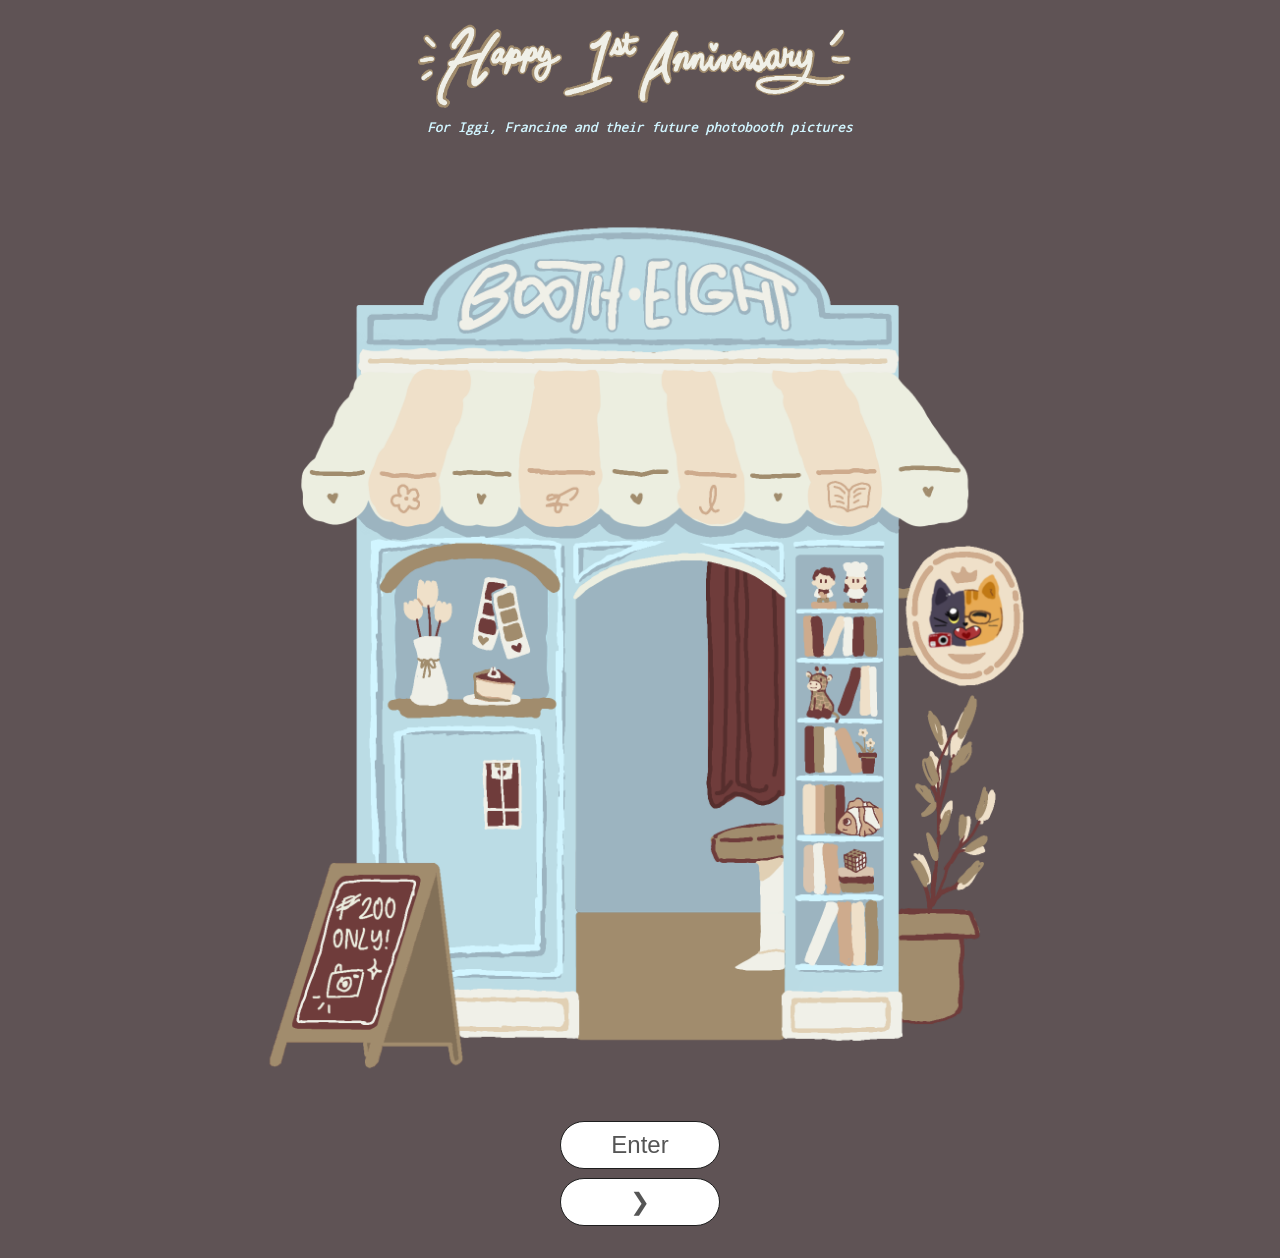
<file: index.html>
<!DOCTYPE html>
<html lang="en">
<head>
  <meta charset="UTF-8" />
  <meta name="viewport" content="width=device-width, initial-scale=1.0" />
  <title>Booth Eight</title>

  <!-- Favicon -->
  <link rel="icon" href="Assets/fish-photobooth/favicon.png" type="image/x-icon" />
  <link rel="stylesheet" href="StyleSheets/home.css" />
</head>
<body>
  <div class="logo">
    <img src="Assets/fish-photobooth/logo-new.png" alt="Logo">
  </div>

  <!-- Main Container -->
  <div class="home-container">
    <div class="photobooth-container">
      <div class="photobooth-mock"></div>
    </div>

    <div class="button-container">
      <button id="select-button">Enter</button>
      <button id="next-loc-button">&#10095;</button>
    </div>
  </div>

  <!-- Main JS -->
  <script src="Javascripts/home.js"></script>
</body>
</html>
</file>
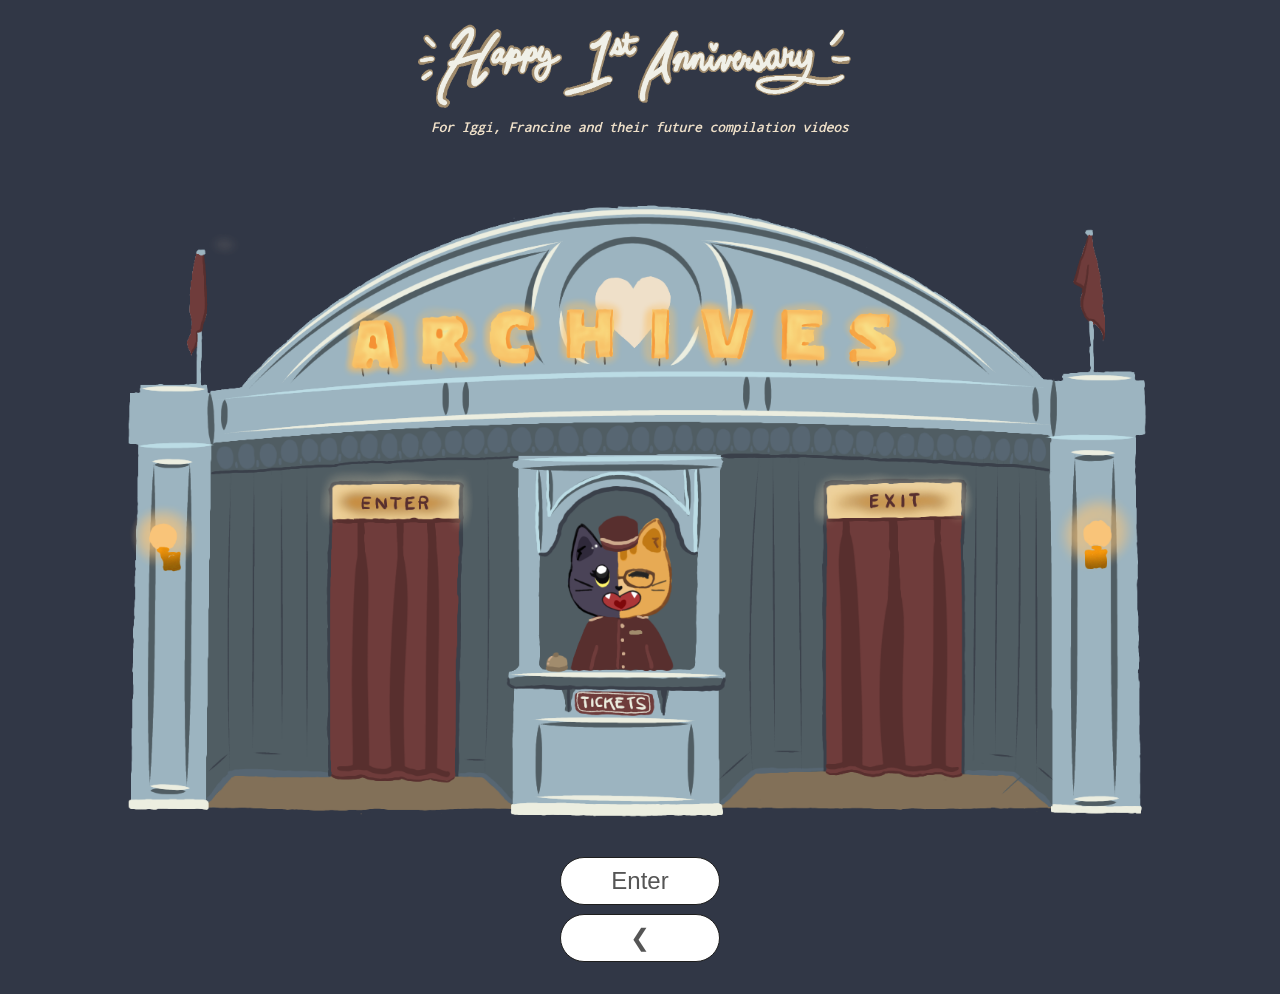
<file: archives.html>
<!DOCTYPE html>
<html lang="en">
<head>
  <meta charset="UTF-8" />
  <meta name="viewport" content="width=device-width, initial-scale=1.0" />
  <title>Archives</title>

  <!-- Favicon -->
  <link rel="icon" href="Assets/fish-photobooth/favicon.png" type="image/x-icon" />
  <link rel="stylesheet" href="StyleSheets/archives.css" />
</head>
<body>
  <div class="logo">
    <img src="Assets/fish-photobooth/homepage/animated-archives/logo-archives.png" alt="Logo">
  </div>

  <!-- Main Container -->
  <div class="home-container">
    <div class="photobooth-container">
      <div class="photobooth-mock"></div>
    </div>

    <div class="button-container">
      <button id="select-button">Enter</button>
      <button id="prev-loc-button">&#10094;</button>
    </div>
  </div>

  <!-- Main JS -->
  <script src="Javascripts/archives.js"></script>
</body>
</html>
</file>
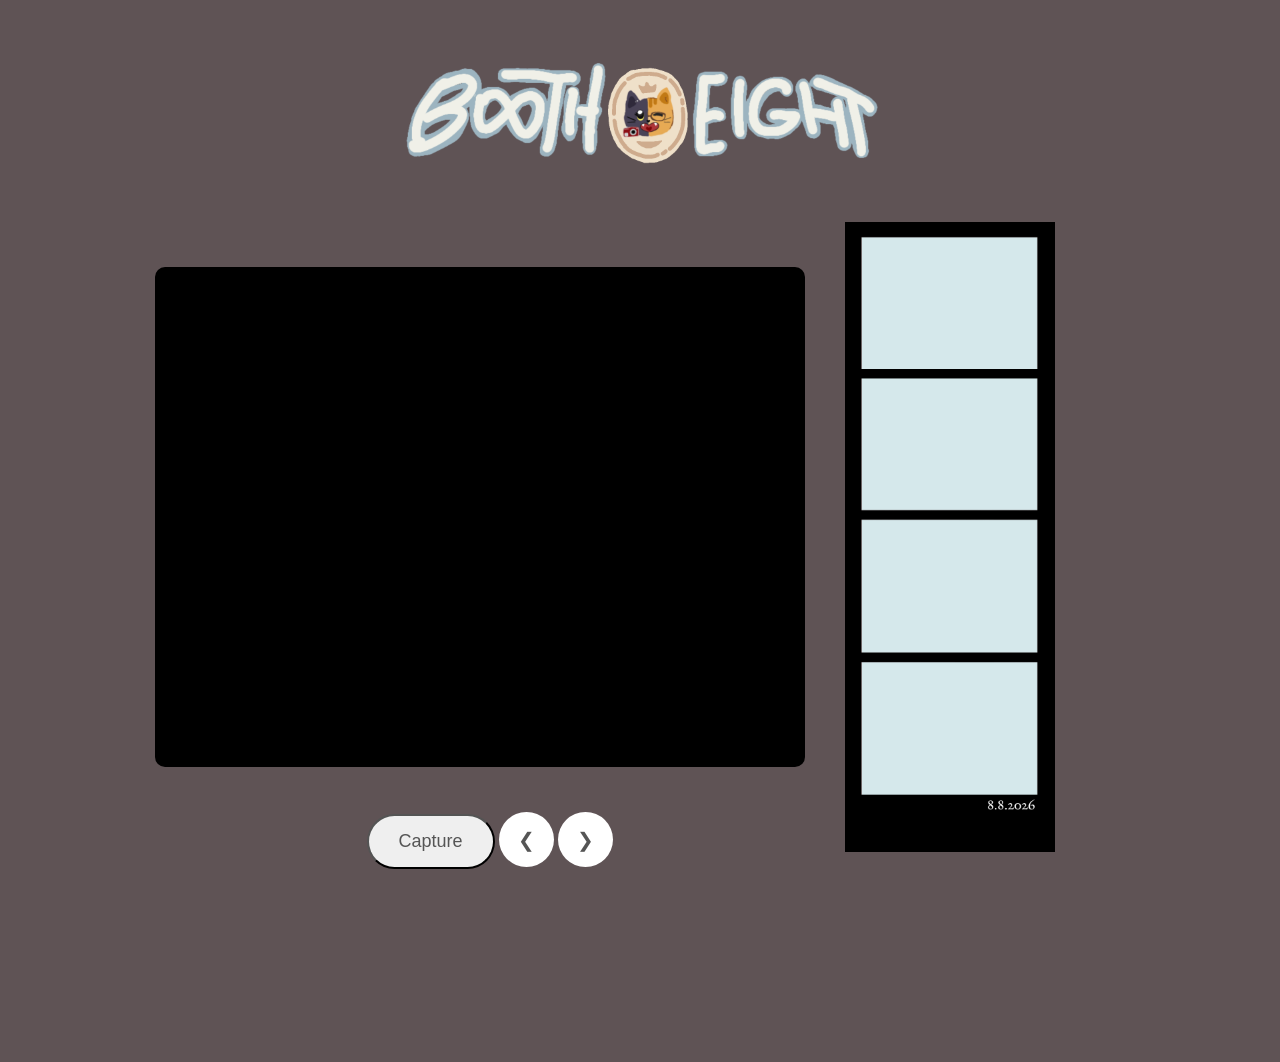
<file: camera.html>
<!DOCTYPE html>
<html lang="en">
<head>
<meta charset="UTF-8">
<meta name="viewport" content="width=device-width, initial-scale=1.0">

<title>Camera</title>

<link rel="icon" href="Assets/fish-photobooth/favicon.png">
<link rel="stylesheet" href="StyleSheets/camera.css">

</head>

<body>

<div class="logo">
    <img src="Assets/fish-photobooth/menupage/Header.png" alt="Logo">
</div>

<div class="main-layout">

    <!-- LEFT -->
    <div class="camera-preview">

        <div class="countdown-timer">3</div>

        <video
            id="liveVideo"
            autoplay
            playsinline
            muted>
        </video>

    </div>

    <!-- RIGHT -->
    <div class="photobooth-container">

        <canvas
            id="finalCanvas"
            width="600"
            height="1800">
        </canvas>

        <img
            id="frameOverlay"
            class="frame-overlay"
            src="Assets/fish-photobooth/camerapage/frame1.png"
            alt="Frame">
    </div>

</div>

<div class="controls">
    <button id="takePhoto">Capture</button>
    
    <button id="prevFrame" class="frame-nav">&#10094;</button>
    <button id="nextFrame" class="frame-nav">&#10095;</button>
</div>

<script src="Javascripts/camera.js"></script>

</body>
</html>
</file>
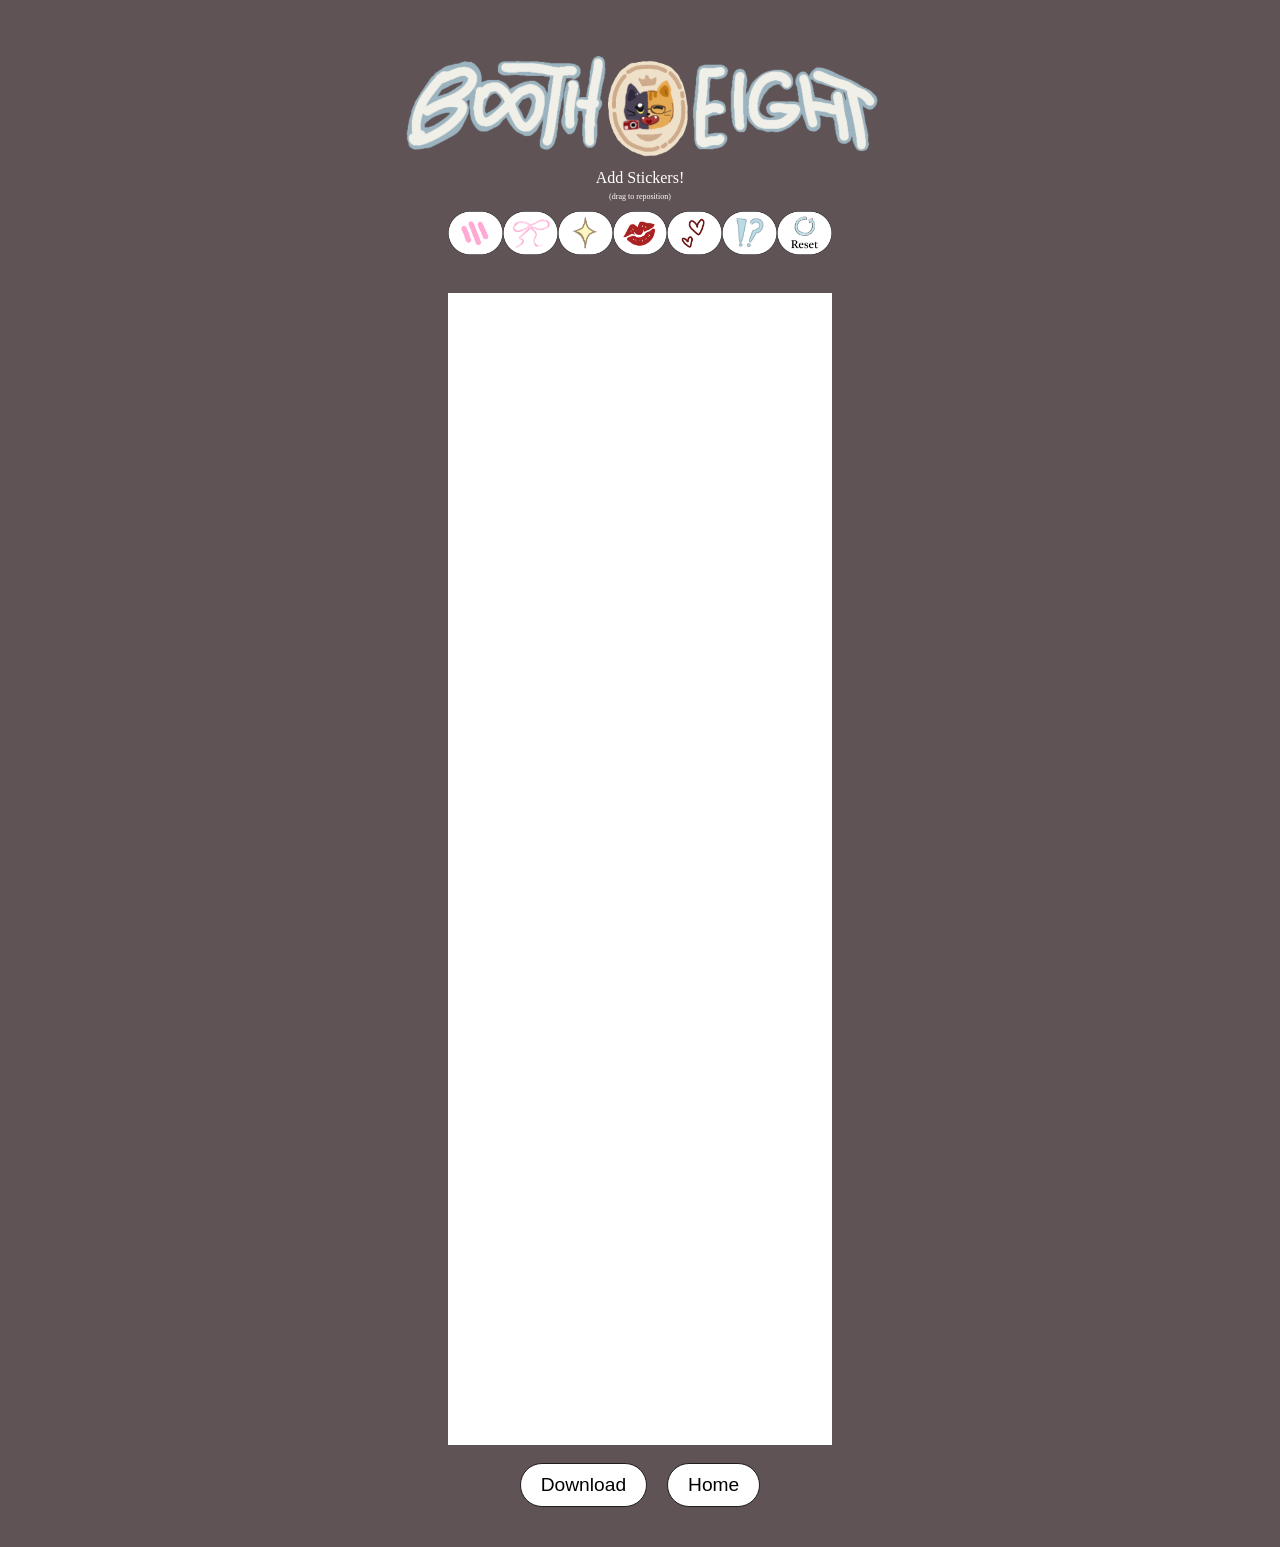
<file: final.html>
<!DOCTYPE html>
<html lang="en">
<head>
  <meta charset="UTF-8">
  <meta name="viewport" content="width=device-width, initial-scale=1.0" />
  <title>Decorate & Download</title>

  <!-- Favicon -->
  <link rel="icon" href="Assets/fish-photobooth/favicon.png" type="image/x-icon" />
  <link rel="stylesheet" href="StyleSheets/final.css" />
</head>
<body>
  <div class="logo">
    <img src="Assets/fish-photobooth/menupage/Header.png" alt="Logo">
  </div>

  <div class="heading-content">
    <div class="menu-header" style="display: none;"></div>
    <div class="sticker-container">
      <h1>Add Stickers!</h1>
      <p>(drag to reposition)</p>
      <div class="sticker-btns">
        <button id="addBlush" class="sticker-btn blush-btn">Add Blush</button>
        <button id="addRibbon" class="sticker-btn ribbon-btn">Add Ribbon</button>
        <button id="addSparkle" class="sticker-btn sparkle-btn">Add Sparkle</button>
        <button id="addKiss" class="sticker-btn kiss-btn">Add Kiss</button>
        <button id="addHeart" class="sticker-btn heart-btn">Add Heart</button>
        <button id="addWhat" class="sticker-btn what-btn">Add ?!</button>
        <button id="reset" class="sticker-btn reset-btn">Reset</button>
      </div>
    </div>
  </div>

  <div id="canvasContainer">
    <canvas id="finalCanvas" width="600" height="1800"></canvas>
  </div>

  <div class="button-container">
    <button id="downloadBtn">Download</button>
    <button id="homeBtn">Home</button>
  </div>

  <script type="module" src="Javascripts/final.js"></script>
  <script language="JavaScript">
  window.onbeforeunload = confirmExit;
  function confirmExit()
  {
    return "some message about leaving";
  }
</script>
</body>
</html>
</file>
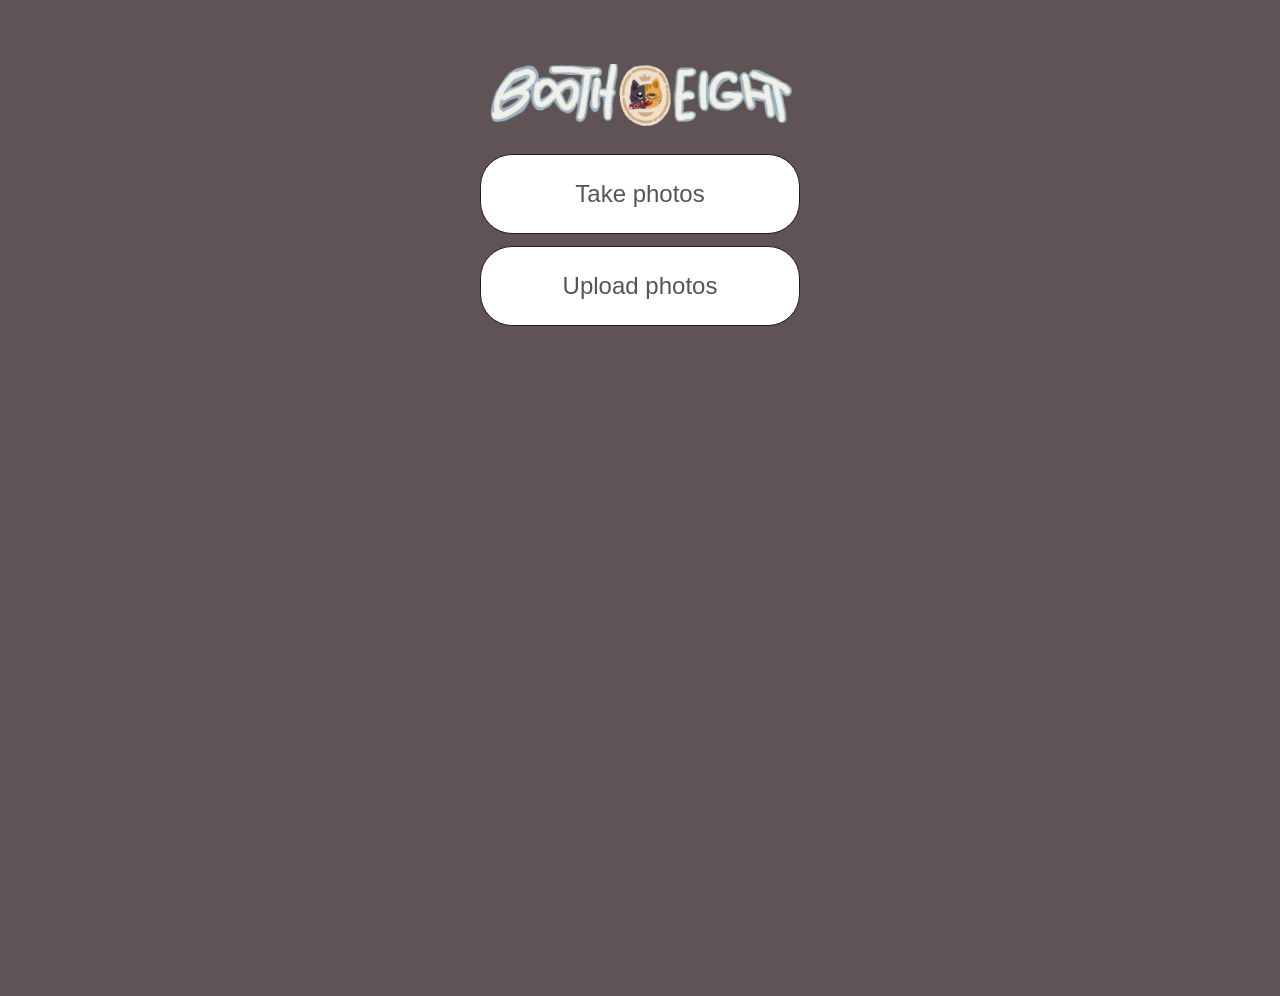
<file: menu.html>
<!DOCTYPE html>
<html lang="en">
<head>
  <meta charset="UTF-8" />
  <meta name="viewport" content="width=device-width, initial-scale=1.0" />
  <title>Menu</title>

  <!-- Favicon -->
  <link rel="icon" href="Assets/fish-photobooth/favicon.png" type="image/x-icon" />
  <link rel="stylesheet" href="StyleSheets/home.css" />
</head>
<body>

  <div class="menu-container">
    <div class="menu-header"></div>
    <button id="menu-camera-button">Take photos</button>
    <button id="menu-upload-button">Upload photos</button>
  </div>

  <script src="Javascripts/home.js"></script>
</body>
</html>
</file>
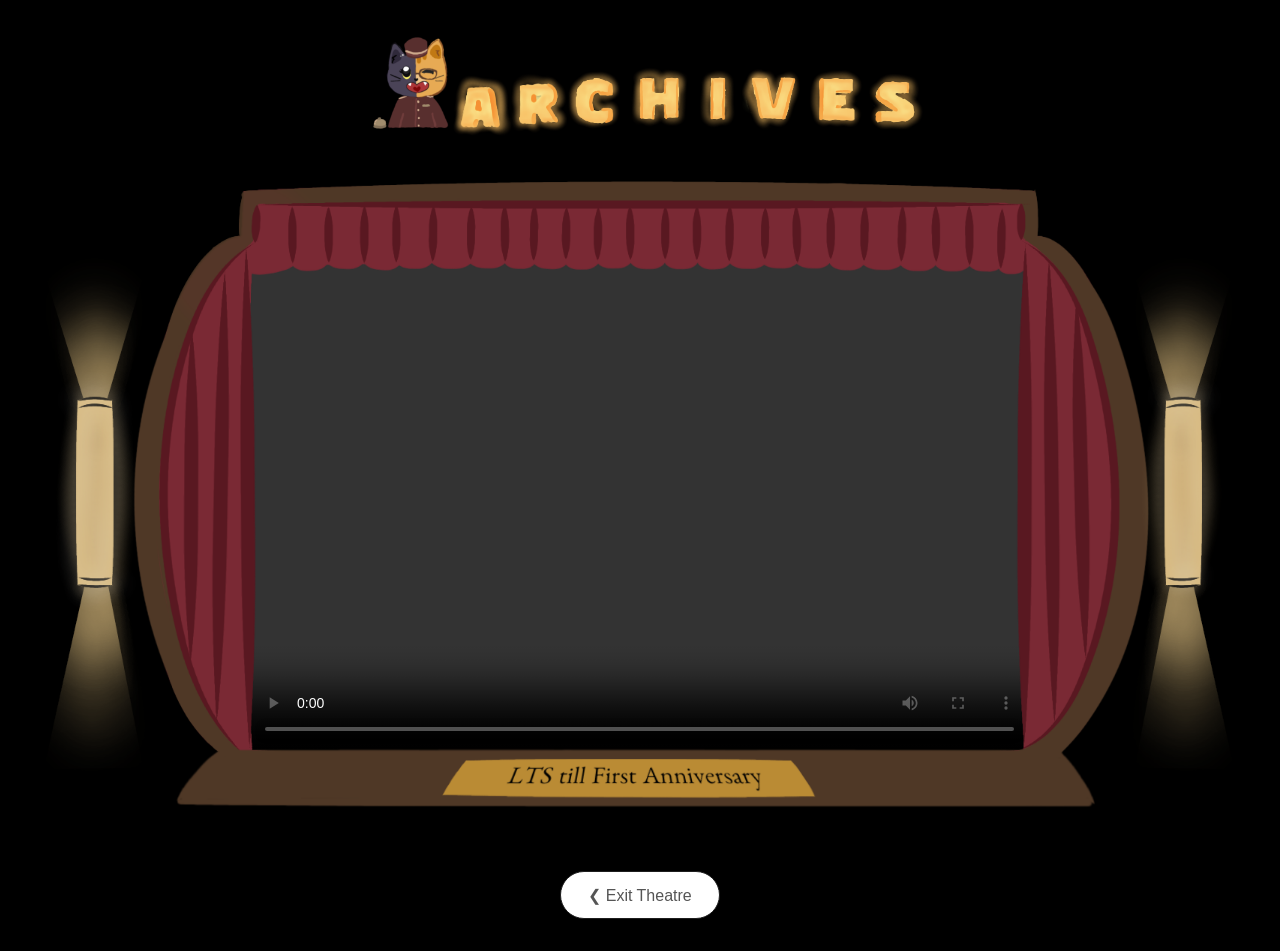
<file: theatre.html>
<!DOCTYPE html>
<html lang="en">
<head>
  <meta charset="UTF-8" />
  <meta name="viewport" content="width=device-width, initial-scale=1.0" />
  <title>Menu</title>

  <!-- Favicon -->
  <link rel="icon" href="Assets/fish-photobooth/favicon.png" type="image/x-icon" />
  <link rel="stylesheet" href="StyleSheets/theatre.css" />
</head>
<body>

  <div class="logo">
    <img src="Assets/fish-photobooth/homepage/animated-archives/archives-header.png" alt="Logo">
  </div>

<div class="main-layout">
    
  <div class="theatre-frame">
    <video
      class="theatre-video"
      controls
      playsinline
    >
      <source src="https://res.cloudinary.com/ps8kst9z/video/upload/1st_Anniv.mov" type="video/mp4">
    </video>

    <img
      class="frame-overlay"
      src="Assets/fish-photobooth/homepage/animated-archives/2.png"
      alt=""
    >
  </div>
  
</div>
<div class="button-container">
      <button id="next-loc-button">&#10094; Exit Theatre</button>
    </div>

  <script src="Javascripts/archives.js"></script>
</body>
</html>
</file>
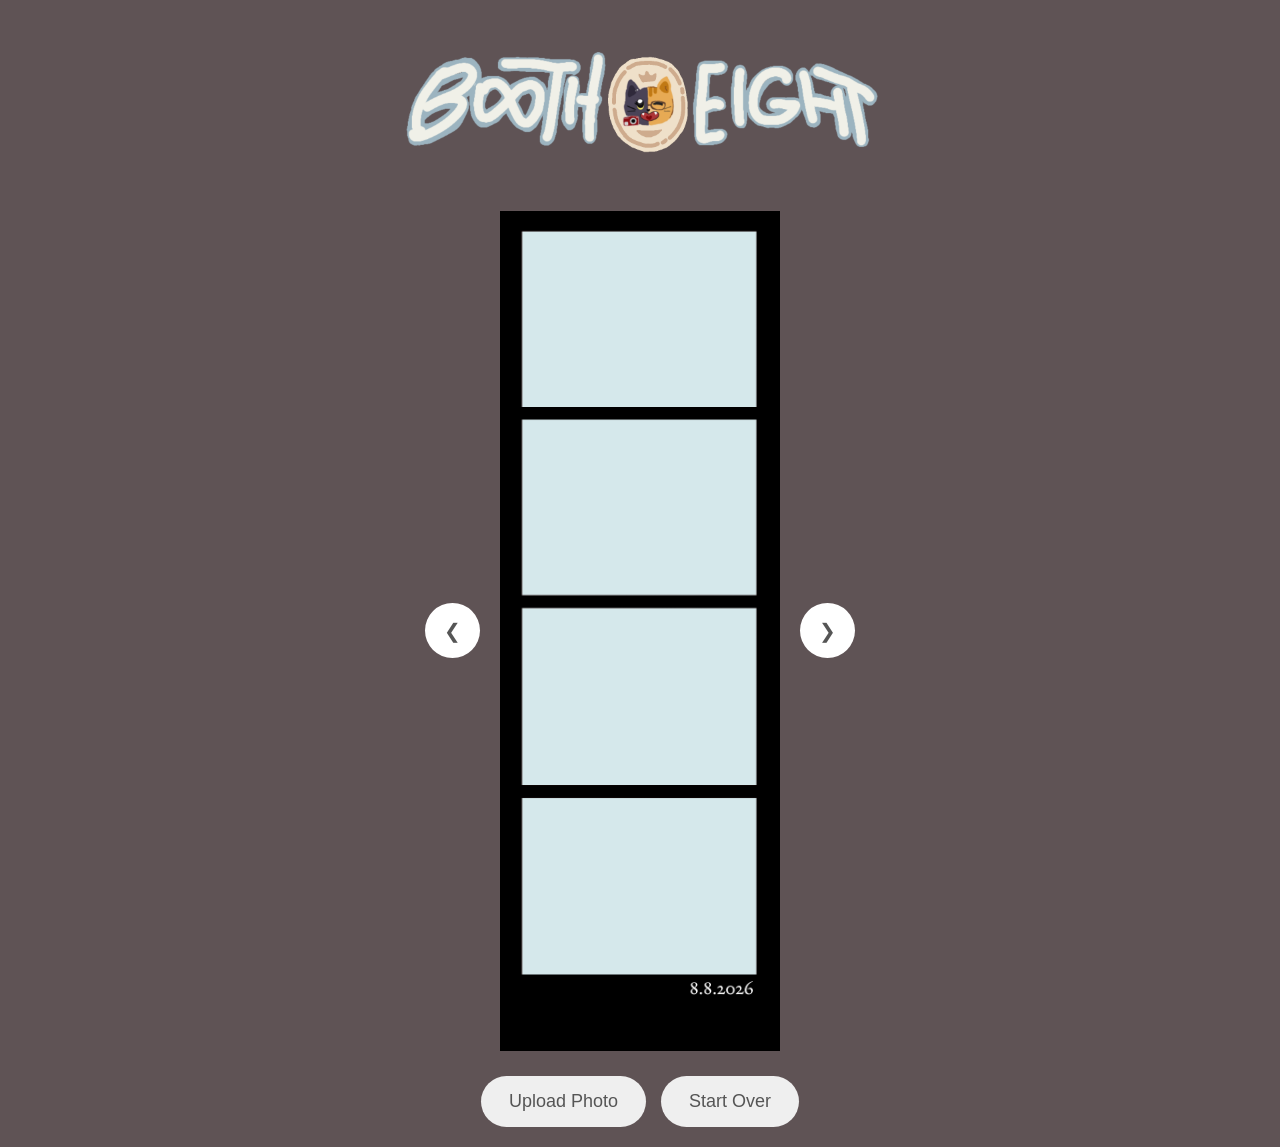
<file: upload.html>
<!DOCTYPE html>
<html lang="en">
<head>
<meta charset="UTF-8">
<meta name="viewport" content="width=device-width, initial-scale=1.0">

<title>Upload Photos</title>

<link rel="icon" href="Assets/fish-photobooth/favicon.png">
<link rel="stylesheet" href="StyleSheets/upload.css">
</head>

<body>

<div class="logo">
    <img src="Assets/fish-photobooth/menupage/Header.png" alt="Logo">
</div>

<div class="main-layout">

    <button id="prevFrame" class="frame-nav">&#10094;</button>

    <div class="photobooth-container">

        <canvas
            id="finalCanvas"
            width="600"
            height="1800">
        </canvas>

        <img
            id="frameOverlay"
            class="frame-overlay"
            src="Assets/fish-photobooth/camerapage/frame1.png"
            alt="Frame">

    </div>

    <button id="nextFrame" class="frame-nav">&#10095;</button>

</div>

<input
    type="file"
    id="uploadPhotoInput"
    accept="image/*"
    hidden>

<div class="controls">

    <button id="uploadPhoto">
        Upload Photo
    </button>

    <button id="retakePhoto">
        Start Over
    </button>

</div>

<script src="Javascripts/upload.js"></script>

</body>
</html>
</file>
<file: StyleSheets/home.css>
/* root variables */
:root {
  --main-background: #5f5355;
  --dark-green-theme: #2a4a53;
  --main-text: #555555;
  --white: #ffffff;

  --container-width: 1000px;
  --container-aspect-ratio: 604 / 574;
}

/* body */
* {
  box-sizing: border-box;
  margin: 0;
  padding: 0;
}

body {
  background-color: var(--main-background);
  display: flex;
  flex-direction: column;
  align-items: center;
  height: 100%;
  padding: 1rem 0 2rem 0;
  gap: 0;
}

/* logo */
.logo {
  position: relative;
  width: 450px;
}

.logo img {
  width: 100%;
  height: auto;
}

/* containers */
.home-container {
  display: flex;
  flex-direction: column;
  align-items: center;
  width: 37.75rem;
  gap: 0.5rem;
  margin-top: 0;
  padding-top: 0;
}

.photobooth-container {
  position: relative;
  width: var(--container-width);
  aspect-ratio: var(--container-aspect-ratio);
  display: flex;
  flex-direction: column;
  justify-content: center;
  align-items: center;
  overflow: hidden;
  margin-top: 2vh;
}

@media screen and (max-width: 768px) {
  .photobooth-container {
    width: 90vw;
  }
}

/* menu page */
.menu-container {
  display: flex;
  flex-direction: column;
  align-items: center;
  justify-content: top;
  width: 37.75rem;
  height: 100vh;
  gap: 0.75rem;
  margin-top: 3rem;
  padding: 0;
}

.menu-header {
  width: 20rem;
  aspect-ratio: 517 / 100;
  background-image: url('../Assets/fish-photobooth/menupage/Header.png');
  background-size: cover;
  background-repeat: no-repeat;
  background-position: center;
  margin: 0 auto 1rem auto;
}

/* mock elements */
.photobooth-mock{
  position: absolute;
  background-size: cover;
  background-position: center;
  background-repeat: no-repeat;
}

/* photobooth frame */
.photobooth-mock {
  z-index: 1;
  width: calc((460 / 604) * 100%);
  height: calc(534.4 / 574 * 100%);
  left: calc(75 / 604 * 100%);
  top: calc(20 / 574 * 100%);
  background-image: url('../Assets/fish-photobooth/homepage/animated-photobooth-mock/1.png');
  transition: opacity 0.3s ease-in-out;
  opacity: 1;
}

/* button styling */
.button-container {
  margin-top: 0;
}

button {
  color: var(--main-text);
  font-family: arial;
  font-size: 1.5rem;
  font-weight: 400;
  background-color: var(--white);
  border: 1px solid #1e1e1e;
  border-radius: 2rem;
  text-align: center;
  transition: transform 0.2s ease-in-out;
}

button:hover {
  transform: scale(1.05);
  background-color: #744040;
  color: var(--white);
  border: 1px solid #ffffff;
}

#select-button {
  display: flex;
  justify-content: center;
  align-items: center;
  gap: 0.56rem;
  width: 10rem;
  height: 3rem;
  padding: 0.5rem 1rem;
}

#next-loc-button, #prev-loc-button {
  width: 10rem;
  height: 3rem;
  color: var(--main-text);
  margin-top: 1vh;
  font-family: arial;
  font-size: 1.5rem;
  font-weight: 400;
  background-color: var(--white);
  border: 1px solid #1e1e1e;
  border-radius: 2rem;
  text-align: center;
  transition: transform 0.2s ease-in-out;
  padding: 0.5rem 1rem;
}

#next-loc-button:hover{
  transform: scale(1.05);
  background-color: rgb(105, 111, 137);
  color: var(--white);
  border: 1px solid #ffffff;
}

#prev-loc-button:hover {
  transform: scale(1.05);
  background-color: lightblue;
  color: var(--white);
  border: 1px solid #ffffff;
}

#menu-camera-button,
#menu-upload-button {
  display: flex;
  justify-content: center;
  align-items: center;
  gap: 0.56rem;
  width: 20rem;
  height: 5rem;
  padding: 0.5rem 1rem;
}

@media screen and (max-width: 768px) {
  #select-button {
    width: 8rem;
    height: 3.2rem;
    font-size: 1.2rem;
    padding: 0.4rem 0.5rem;
    gap: 0.4rem;
  }

  button {
    font-size: 1.5rem;
  }
}

/* ==============================
   Tablet
============================== */

@media screen and (max-width: 768px) {

  body {
    padding:
      1rem
      0.75rem
      2rem;
  }

  .logo {
    width: min(350px, 90vw);
  }

  .photobooth-container {
    width: 100%;
  }

  .menu-container {
    margin-top: 2rem;
  }

  #select-button {
    width: 8rem;
    height: 3.2rem;

    font-size: 1.2rem;

    padding: 0.4rem 0.5rem;
    gap: 0.4rem;
  }

  #menu-camera-button,
  #menu-upload-button {
    width: min(18rem, 90vw);
    height: 4.5rem;
  }
}


/* ==============================
   Mobile
============================== */

@media screen and (max-width: 480px) {

  body {
    padding-top: 0.75rem;
  }

  .logo {
    width: 90vw;
  }

  .home-container {
    width: 100%;
  }

  .photobooth-container {
    width: 100%;
    margin-top: 1rem;
  }

  .menu-container {
    width: 100%;
    margin-top: 1.5rem;
  }

  .menu-header {
    width: 90vw;
  }

  button {
    font-size: 1.2rem;
  }

  #select-button {
    width: 7.5rem;
    height: 2.8rem;
  }

  #menu-camera-button,
  #menu-upload-button {
    width: 90vw;
    max-width: 20rem;

    height: 4rem;
  }
}
</file>
<file: StyleSheets/archives.css>
/* root variables */
:root {
  --main-background: #313746;
  --dark-green-theme: #2a4a53;
  --main-text: #555555;
  --white: #ffffff;

  --container-width: 1200px;
  --container-aspect-ratio: 1625 / 930;
}

/* body */
* {
  box-sizing: border-box;
  margin: 0;
  padding: 0;
}

body {
  background-color: var(--main-background);
  display: flex;
  flex-direction: column;
  align-items: center;
  height: 100%;
  padding: 1rem 0 2rem 0;
  gap: 0;
}

/* logo */
.logo {
  position: relative;
  width: 450px;
}

.logo img {
  width: 100%;
  height: auto;
}

/* containers */
.home-container {
  display: flex;
  flex-direction: column;
  align-items: center;
  width: 37.75rem;
  gap: 0.5rem;
  margin-top: 0;
  padding-top: 0;
}

.photobooth-container {
  position: relative;
  width: var(--container-width);
  aspect-ratio: var(--container-aspect-ratio);
  display: flex;
  flex-direction: column;
  justify-content: center;
  align-items: center;
  overflow: hidden;
  margin-top: 2vh;
}

@media screen and (max-width: 768px) {
  .photobooth-container {
    width: 90vw;
  }
}

/* menu page */
.menu-container {
  display: flex;
  flex-direction: column;
  align-items: center;
  justify-content: top;
  width: 37.75rem;
  height: 100vh;
  gap: 0.75rem;
  margin-top: 3rem;
  padding: 0;
}

.menu-header {
  width: 20rem;
  aspect-ratio: 517 / 100;
  background-image: url('../Assets/fish-photobooth/menupage/Header.png');
  background-size: cover;
  background-repeat: no-repeat;
  background-position: center;
  margin: 0 auto 1rem auto;
}

/* mock elements */
.photobooth-mock{
  position: absolute;
  background-size: cover;
  background-position: center;
  background-repeat: no-repeat;
}

/* photobooth frame */
.photobooth-mock {
  z-index: 1;
  width: calc((1625 / 1625) * 100%);
  height: calc(534.4 / 574 * 100%);
  top: calc(20 / 574 * 100%);
  background-image: url('../Assets/fish-photobooth/homepage/animated-archives/1.png');
  transition: opacity 0.3s ease-in-out;
  opacity: 1;
}

/* button styling */
.button-container {
  margin-top: 0;
}

button {
  color: var(--main-text);
  font-family: arial;
  font-size: 1.5rem;
  font-weight: 400;
  background-color: var(--white);
  border: 1px solid #1e1e1e;
  border-radius: 2rem;
  text-align: center;
  transition: transform 0.2s ease-in-out;
}

button:hover {
  transform: scale(1.05);
  background-color: #744040;
  color: var(--white);
  border: 1px solid #ffffff;
}

#select-button {
  display: flex;
  justify-content: center;
  align-items: center;
  gap: 0.56rem;
  width: 10rem;
  height: 3rem;
  padding: 0.5rem 1rem;
}

#next-loc-button, #prev-loc-button {
  width: 10rem;
  height: 3rem;
  color: var(--main-text);
  margin-top: 1vh;
  font-family: arial;
  font-size: 1.5rem;
  font-weight: 400;
  background-color: var(--white);
  border: 1px solid #1e1e1e;
  border-radius: 2rem;
  text-align: center;
  transition: transform 0.2s ease-in-out;
  padding: 0.5rem 1rem;
}

#next-loc-button:hover{
  transform: scale(1.05);
  background-color: plum;
  color: var(--white);
  border: 1px solid #ffffff;
}

#prev-loc-button:hover {
  transform: scale(1.05);
  background-color: rgb(107, 91, 68);
  color: var(--white);
  border: 1px solid #ffffff;
}

#menu-camera-button,
#menu-upload-button {
  display: flex;
  justify-content: center;
  align-items: center;
  gap: 0.56rem;
  width: 20rem;
  height: 5rem;
  padding: 0.5rem 1rem;
}

@media screen and (max-width: 768px) {
  #select-button {
    width: 8rem;
    height: 3.2rem;
    font-size: 1.2rem;
    padding: 0.4rem 0.5rem;
    gap: 0.4rem;
  }

  button {
    font-size: 1.5rem;
  }
}

/* ==============================
   Tablet
============================== */

@media screen and (max-width: 768px) {

  body {
    padding:
      1rem
      0.75rem
      2rem;
  }

  .logo {
    width: min(350px, 90vw);
  }

  .photobooth-container {
    width: 100%;
  }

  .menu-container {
    margin-top: 2rem;
  }

  #select-button {
    width: 8rem;
    height: 3.2rem;

    font-size: 1.2rem;

    padding: 0.4rem 0.5rem;
    gap: 0.4rem;
  }

  #menu-camera-button,
  #menu-upload-button {
    width: min(18rem, 90vw);
    height: 4.5rem;
  }
}


/* ==============================
   Mobile
============================== */

@media screen and (max-width: 480px) {

  body {
    padding-top: 0.75rem;
  }

  .logo {
    width: 90vw;
  }

  .home-container {
    width: 100%;
  }

  .photobooth-container {
    width: 100%;
    margin-top: 1rem;
  }

  .menu-container {
    width: 100%;
    margin-top: 1.5rem;
  }

  .menu-header {
    width: 90vw;
  }

  button {
    font-size: 1.2rem;
  }

  #select-button {
    width: 7.5rem;
    height: 2.8rem;
  }

  #menu-camera-button,
  #menu-upload-button {
    width: 90vw;
    max-width: 20rem;

    height: 4rem;
  }
}
</file>
<file: StyleSheets/camera.css>
*{
    margin:0;
    padding:0;
    box-sizing:border-box;
}

body{

    font-family:sans-serif;
    background:#5f5355;

    min-height:100vh;

    display:flex;
    flex-direction:column;
    align-items:center;
    justify-content:center;

    padding:20px;
}

/* -------------------------------- */

.logo{

    width:500px;
    margin-bottom:20px;
}

.logo img{

    width:100%;
}

/* -------------------------------- */

.main-layout{

    display:flex;
    gap:40px;

    align-items:center;
    justify-content:center;

    flex-wrap:wrap;
}

/* -------------------------------- */
/* LEFT */
/* -------------------------------- */

.camera-preview{

    position:relative;
    margin-top: -250px;
    width:650px;
    height:500px;

    background:#000;

    border-radius:10px;

    overflow:hidden;
}

#liveVideo{

    width:100%;
    height:100%;

    object-fit:cover;

    transform:scaleX(-1);
}

/* -------------------------------- */
/* RIGHT */
/* -------------------------------- */

.photobooth-container{

    position:relative;

    width:280px;

    aspect-ratio:600 / 1800;
}

#finalCanvas{

    width:75%;
    height:75%;

    display:block;

    background:#D5E8EB;
}

.frame-overlay{

    position:absolute;

    inset:0;

    width:75%;
    height:75%;

    pointer-events:none;
}

.frame-nav{

    width:55px;
    height:55px;

    border:none;
    border-radius:50%;
    padding: 10px;

    font-size:20px;
    text-align: center;
    cursor:pointer;

    background:white;

    transition:.2s;
}

.frame-nav:hover{

    transform:scale(1.1);
}

.frame-nav:active{

    transform:scale(.95);
}

/* -------------------------------- */

.countdown-timer{

    position:absolute;

    top:20px;
    left:50%;

    transform:translateX(-50%);

    z-index:10;

    width:70px;
    height:70px;

    display:none;

    justify-content:center;
    align-items:center;

    border-radius:50%;

    background:white;

    font-size:40px;
}

/* -------------------------------- */

.controls{

    margin-top:-250px;
    margin-left: -300px;
}

button{
    color:#555555;
    font-family: arial;
    padding:15px 30px;
    border-radius: 2rem;
    font-size:18px;
    transition: transform 0.2s ease-in-out;
    cursor:pointer;
}

button:hover {
  transform: scale(1.05);
  background-color: #744040;
  color: #ffff;
  border: 1px solid #ffffff;
}

/* -------------------------------- */

@media(max-width:1000px){

.main-layout{

    flex-direction:column;
}

.camera-preview{

    width:90vw;
    height:60vw;

    max-height:500px;
}

.photobooth-container{

    width:250px;
}

}
</file>
<file: StyleSheets/final.css>
/* body */
body {
  background-color: #5f5355;
  display: flex;
  flex-direction: column;
  align-items: center;
  height: 100%;
  padding: 1rem 0 2rem;
  gap: 0;
}

/* typography */
h1 {
  color: #ffffff;
  font-family: Castoro, serif;
  font-size: 1rem;
  font-weight: 400;
}

p {
  font-size: 0.5em;
  color: #ffffff;
  margin-top: -8px;
}

/* logo */
.logo {
  position: relative;
  width: 500px;
}

.logo img {
  width: 100%;
  height: auto;
}

/* sticker container */
.sticker-container {
  display: flex;
  flex-direction: column;
  align-items: center;
  justify-content: flex-start;
  width: 100%;
  gap: 0.2vh;
  margin-top: 0;
  padding: 0;
}

/* canvas container */
#canvasContainer {
  position: relative;
  margin-top: 20px;
  width: 30vw;
  max-width: 90vw;
  display: flex;
  justify-content: center;
  align-items: center;
}

/* mobile */
@media (max-width: 768px) {
  #canvasContainer {
    width: 80vw;
    max-width: 90vw;
  }
}

/* canvas */
canvas {
  width: 100%;
  height: auto;
  background: #fff;
  cursor: grab;
  display: block;
}

/* sticker buttons container */
.sticker-btns {
  display: flex;
  flex-direction: row;
  align-items: center;
  justify-content: space-between;
  width: 100%;
}

.sticker-btns button {
  cursor: pointer;
}

/*  button container */
.button-container {
  display: flex;
  flex-direction: row;
  align-items: center;
  justify-content: center;
  gap: 20px;
  padding-top: 2vh;
}

/* buttons */
button {
  font-family: arial;
  font-size: 1.2rem;
  font-weight: 400;
  color: var(--main-text);
  background-color: #fff;
  border: 1px solid #1e1e1e;
  border-radius: 2rem;
  text-align: center;
  transition: transform 0.2s ease-in-out;
  padding: 10px;
  padding-left: 20px;
  padding-right: 20px;
}

button:hover {
  transform: scale(1.05);
  background-color: #744040;
  color: #ffff;
  border: 1px solid #ffffff;
}

/* sticker buttons */
.sticker-btn {
  width: 15%;
  aspect-ratio: 75/60;
  background-size: cover;
  background-position: center;
  background-color: transparent;
  border: none;
  outline: none;
  cursor: pointer;
  margin: 0;
  font-size: 0;
  padding-left: 1vw;
  padding-right: 1vw;
}

/* individual sticker urls */
.blush-btn { background-image: url("../Assets/fish-photobooth/finalpage/blushButton.png"); }
.ribbon-btn { background-image: url("../Assets/fish-photobooth/finalpage/ribbonButton.png"); }
.sparkle-btn { background-image: url("../Assets/fish-photobooth/finalpage/sparkleButton.png"); }
.kiss-btn { background-image: url("../Assets/fish-photobooth/finalpage/kissButton.png"); }
.heart-btn { background-image: url("../Assets/fish-photobooth/finalpage/heartButton.png"); }
.what-btn { background-image: url("../Assets/fish-photobooth/finalpage/whatButton.png"); }
.reset-btn { background-image: url("../Assets/fish-photobooth/finalpage/resetButton.png"); }

/* heading content */
.heading-content {
  display: flex;
  flex-direction: column;
  align-items: center;
  justify-content: flex-start;
  width: 30vw;
  gap: 1rem;
  margin-top: -4vh;
  margin-bottom: 2vh;;
  padding: 0;
}

/* mobile heading */
@media (max-width: 768px) {
  .heading-content {
    width: 90vw;
  }
}

/* menu header */
.menu-header {
  width: 100%;
  aspect-ratio: 517/68;
  background-image: url('../Assets/fish-photobooth/menupage/Header.png');
  background-size: cover;
  background-repeat: no-repeat;
  background-position: center;
  margin: 0;
}
</file>
<file: StyleSheets/theatre.css>
:root {
  --main-background: #000000;
  --dark-green-theme: #2a4a53;
  --main-text: #555555;
  --white: #ffffff;
}
/* logo */
.logo {
  position: relative;
  width: 600px;
}

.logo img {
  width: 100%;
  height: auto;
}
/* body */
* {
  box-sizing: border-box;
  margin: 0;
  padding: 0;
}

body {
  background-color: var(--main-background);
  display: flex;
  flex-direction: column;
  align-items: center;
  height: 100%;
  padding: 1rem 0 2rem 0;
  gap: 0;
}


/* button styling */
.button-container {
  margin-top: 0;
}

button {
  color: var(--main-text);
  font-family: arial;
  font-size: 1.5rem;
  font-weight: 400;
  background-color: var(--white);
  border: 1px solid #1e1e1e;
  border-radius: 2rem;
  text-align: center;
  transition: transform 0.2s ease-in-out;
}

button:hover {
  transform: scale(1.05);
  background-color: #744040;
  color: var(--white);
  border: 1px solid #ffffff;
}

#next-loc-button {
  width: 10rem;
  height: 3rem;
  color: var(--main-text);
  margin-top: 1vh;
  font-family: arial;
  font-size: 1rem;
  font-weight: 400;
  background-color: var(--white);
  border: 1px solid #1e1e1e;
  border-radius: 2rem;
  text-align: center;
  transition: transform 0.2s ease-in-out;
  padding: 0.5rem 1rem;
}

#next-loc-button:hover {
  transform: scale(1.05);
  background-color: rgb(107, 91, 68);
  color: var(--white);
  border: 1px solid #ffffff;
}

.main-layout {
  width: 100%;
  display: flex;
  justify-content: center;
}

.theatre-frame {
  position: relative;

  width: 1219px;
  height: 698px;

  flex-shrink: 0;
}

/* The video itself */
.theatre-video {
  position: absolute;

  left: 218px;
  top: 95px;

  width: 781px;
  height: 492px;

  object-fit: contain;

  background-color: black;

  z-index: 1;
}

/* Theatre frame goes ON TOP */
.frame-overlay {
  opacity: 1;
  inset: 0;
  position: absolute;

  left: 0;
  top: 0;

  width: 1219px;
  height: 698px;

  z-index: 2;

  pointer-events: none;
}
</file>
<file: StyleSheets/upload.css>
*{
    margin:0;
    padding:0;
    box-sizing:border-box;
}

body{

    font-family:sans-serif;
    background:#5f5355;

    min-height:100vh;

    display:flex;
    flex-direction:column;
    align-items:center;
    justify-content:center;

    padding:20px;
}

.logo{

    width:500px;
    margin-bottom:20px;
}

.logo img{

    width:100%;
}

.main-layout{

    display:flex;
    justify-content:center;
    align-items:center;
}

.photobooth-container{

    position:relative;

    width:280px;

    aspect-ratio:600 / 1800;
}

#finalCanvas{

    width:100%;
    height:100%;

    display:block;

    background:#D5E8EB;
}

.frame-overlay{

    position:absolute;

    inset:0;

    width:100%;
    height:100%;

    pointer-events:none;
}

.controls{

    margin-top:25px;

    display:flex;

    gap:15px;
}

button{
    color:#555555;
    padding:15px 28px;
    font-family: arial;
    border:none;
    border-radius:2rem;
    cursor:pointer;
    font-size:18px;
    transition: transform 0.2s ease-in-out;
}

button:hover {
  transform: scale(1.05);
  background-color: #744040;
  color: #ffff;
  border: 1px solid #ffffff;
}

.frame-nav{

    width:55px;
    height:55px;

    border:none;
    border-radius:50%;
    padding: 10px;

    font-size:20px;
    text-align: center;
    cursor:pointer;

    background:white;

    transition:.2s;
}

.frame-nav:hover{

    transform:scale(1.1);
}

.frame-nav:active{

    transform:scale(.95);
}

#prevFrame {
    margin-right: 20px;
}

#nextFrame {
    margin-left: 20px;
}

@media(max-width:1000px){

.photobooth-container{

    width:250px;
}

}
</file>
